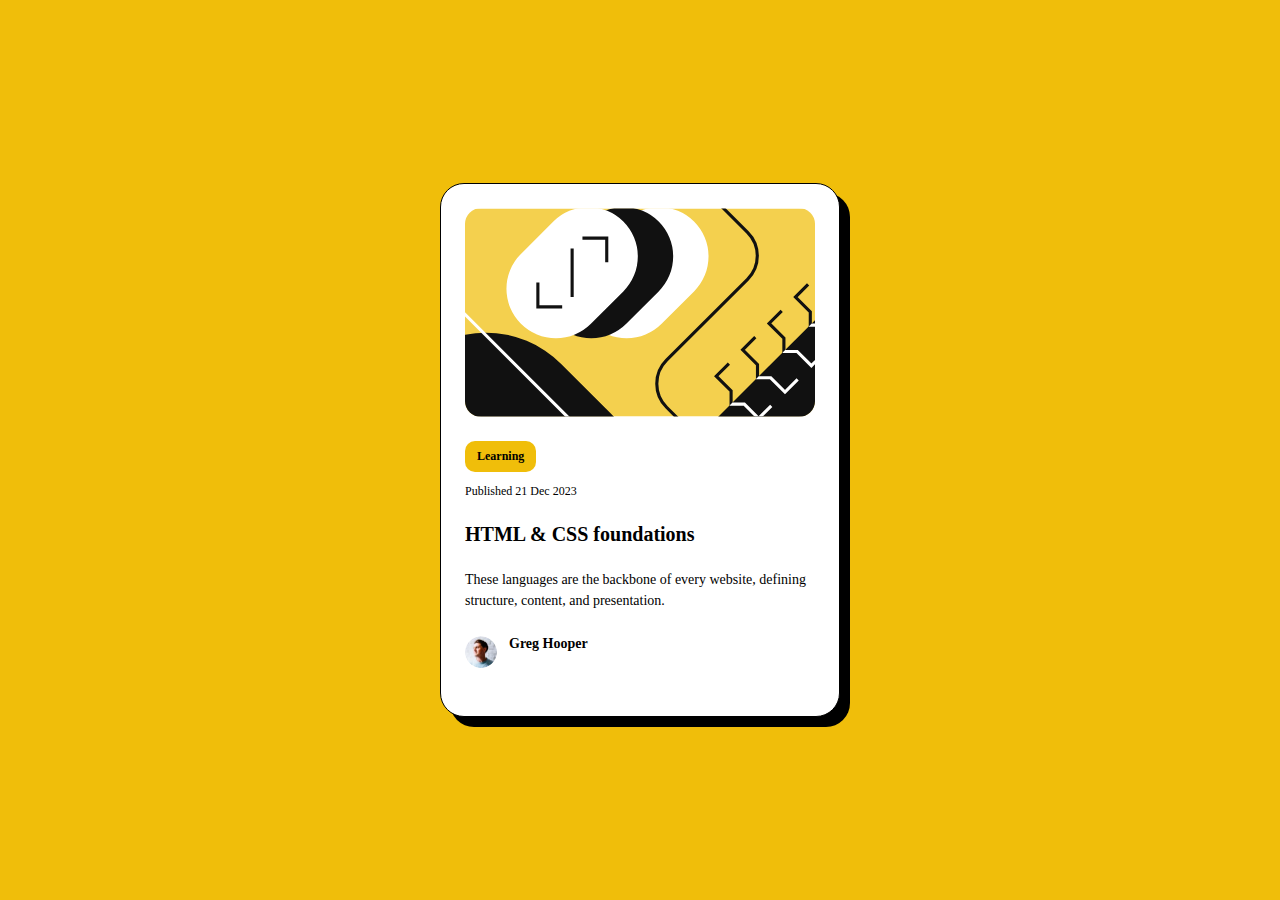
<file: index.html>
<!DOCTYPE html>
<html lang="en">
  <head>
    <meta charset="UTF-8" />
    <meta name="viewport" content="width=device-width, initial-scale=1.0" />
    <title>Frontend Mentor | Blog preview card</title>
    <link rel="stylesheet" href="style.css" />
  </head>
  <body>
    <main class="container">
      <section class="card-container">
        <img src="image.1.svg">
        <p class="card-tag">Learning</p>
        <p class="card-date">Published 21 Dec 2023</p>
        <a href="#"><h1 class="card-title">HTML & CSS foundations</h1></a>

        <p class="card-description">
          These languages are the backbone of every website, defining structure,
          content, and presentation.
        </p>
        <div class="card-avatar">
          <img src="image-avatar.webp" alt="Greg Hooper" />
          <p class="avatar-name">Greg Hooper</p>
        </div>
      </section>
    </main>
  </body>
</html>
</file>
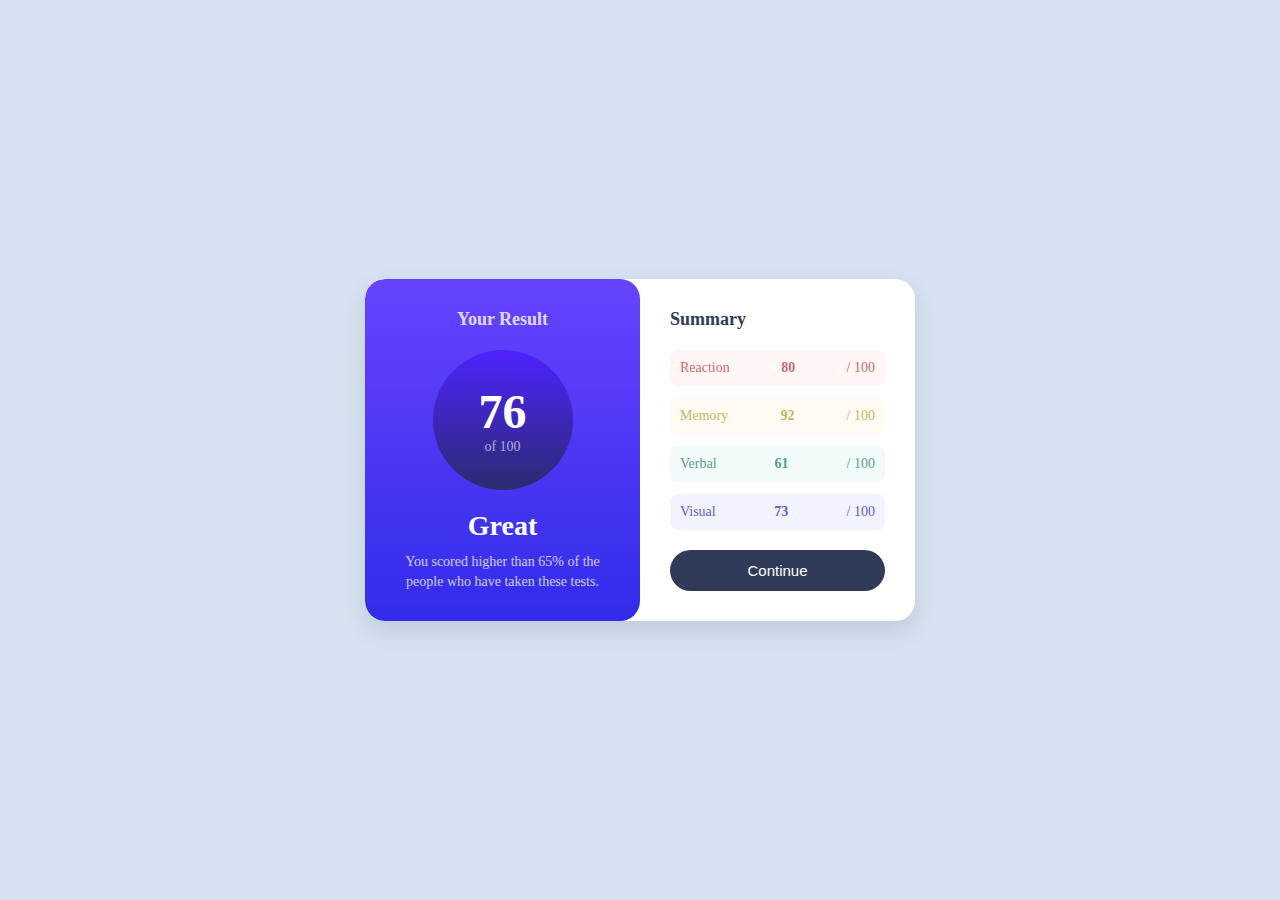
<file: index2.html>
<!DOCTYPE html>
<html lang="en">
<head>
    <meta charset="UTF-8">
    <meta name="viewport" content="width=device-width, initial-scale=1.0">
    <title>Results Summary Component</title>
</head>
<body>

<style>
    * {
    margin: 0;
    padding: 0;
    box-sizing: border-box;
}

body {
    background: #d6e2f0;
    display: flex;
    justify-content: center;
    align-items: center;
    height: 100vh;
}

.container {
    width: 100%;
    display: flex;
    justify-content: center;
    align-items: center;
}

.card {
    background: white;
    width: 550px;
    border-radius: 20px;
    display: flex;
    padding: 0;
    overflow: hidden;
    box-shadow: 0 10px 25px rgba(0,0,0,0.1);
}

.result {
    width: 50%;
    background: linear-gradient(#6743ff, #312cea);
    color: white;
    text-align: center;
    padding: 30px;
    border-radius: 20px;
}

.result h3 {
    font-size: 18px;
    font-weight: 600;
    margin-bottom: 20px;
    opacity: 0.8;
}

.score {
    background: linear-gradient(#4f22ff, #2a2c70);
    width: 140px;
    height: 140px;
    border-radius: 50%;
    display: flex;
    justify-content: center;
    align-items: center;
    flex-direction: column;
    margin: auto;
}

.score span {
    font-size: 48px;
    font-weight: 700;
}

.score p {
    font-size: 14px;
    opacity: 0.6;
}

.result h2 {
    margin: 20px 0 10px;
    font-size: 28px;
}

.result .text {
    font-size: 14px;
    opacity: 0.75;
    line-height: 1.4;
}

.summary {
    width: 50%;
    padding: 30px;
}

.summary h3 {
    margin-bottom: 20px;
    font-size: 18px;
    font-weight: 600;
    color: #303b5a;
}

.summary ul {
    list-style: none;
    margin-bottom: 20px;
}

.summary li {
    display: flex;
    justify-content: space-between;
    padding: 10px;
    margin-bottom: 12px;
    border-radius: 8px;
    font-size: 14px;
}

.reaction {
    background: #fff6f5;
    color: #c66d6e;
}

.memory {
    background: #fffbf2;
    color: #cab265;
}

.verbal {
    background: #f2fbfa;
    color: #54a08e;
}

.visual {
    background: #f3f3ff;
    color: #5a5fcf;
}

button {
    width: 100%;
    padding: 12px;
    border: none;
    background: #303b5a;
    color: white;
    font-size: 15px;
    border-radius: 30px;
    cursor: pointer;
}

button:hover {
    background: black;
}

@media (max-width: 600px) {
    .card {
        flex-direction: column;
        width: 90%;
    }

    .result, .summary {
        width: 100%;
        border-radius: 0;
    }

   }

</style>

    <div class="container">
        <div class="card">
            
            <div class="result">
                <h3>Your Result</h3>
                <div class="score">
                    <span>76</span>
                    <p>of 100</p>
                </div>
                <h2>Great</h2>
                <p class="text">
                    You scored higher than 65% of the people who have taken these tests.
                </p>
            </div>

            <div class="summary">
                <h3>Summary</h3>

                <ul>
                    <li class="reaction">
                        <span>Reaction</span>
                        <strong>80</strong> / 100
                    </li>

                    <li class="memory">
                        <span>Memory</span>
                        <strong>92</strong> / 100
                    </li>

                    <li class="verbal">
                        <span>Verbal</span>
                        <strong>61</strong> / 100
                    </li>

                    <li class="visual">
                        <span>Visual</span>
                        <strong>73</strong> / 100
                    </li>
                </ul>

                <button>Continue</button>
            </div>

        </div>
    </div>

</body>
</html>
</file>
<file: style.css>
@import url("https://fonts.googleapis.com/css2?family=Figtree:wght@600;800&display=swap");
*{
    margin: 0px;
    padding: 0px;
    box-sizing: border-box;
}

body {
  background-color: rgb(240, 190, 10);
  font-size: 1rem;
  min-height: 100vh;
  display: flex; 
  justify-content: center;
  align-items: center;
}

.card-container {
  background-color: white;
  display: flex;
  flex-direction: column;
  justify-content: center;
  margin: 6rem auto;
  max-width: 25rem;
  padding: 1.5rem;
  border-radius: 1.5rem;
  box-shadow: 10px 10px black;
  border: 1px solid black;
}

img {
  border-radius: 1rem;
  margin-bottom: 1.5rem;
}

.card-tag {
  background-color:rgb(240, 190, 10) ;
  font-size: 0.75rem;
  padding: 0.5rem 0.75rem;
  margin-right: auto;
  margin-bottom: 0.75rem;
  border-radius: 0.625rem;
  font-weight: 800;
}

.card-date {
  font-size: 0.75rem;
  margin-bottom: 1.5rem;
}

.card-title {
  font-size: 1.25rem;
  margin-bottom: 1.5rem;
}


.card-description {
  font-size: 0.875rem;
  color: var(--clr-secondary-2-grey);
  line-height: 1.31rem;
  margin-bottom: 1.5rem;
}

.card-avatar {
  display: flex;
}

.card-avatar img {
  width: 2rem;
  height: 2rem;
  margin-right: 0.75rem;
}

.card-avatar p {
  font-size: 0.875rem;
  font-weight: 800;
}

a {
  text-decoration: none;
  color:black;
}

a:hover {
  color:rgb(240, 190, 10);
}
</file>
